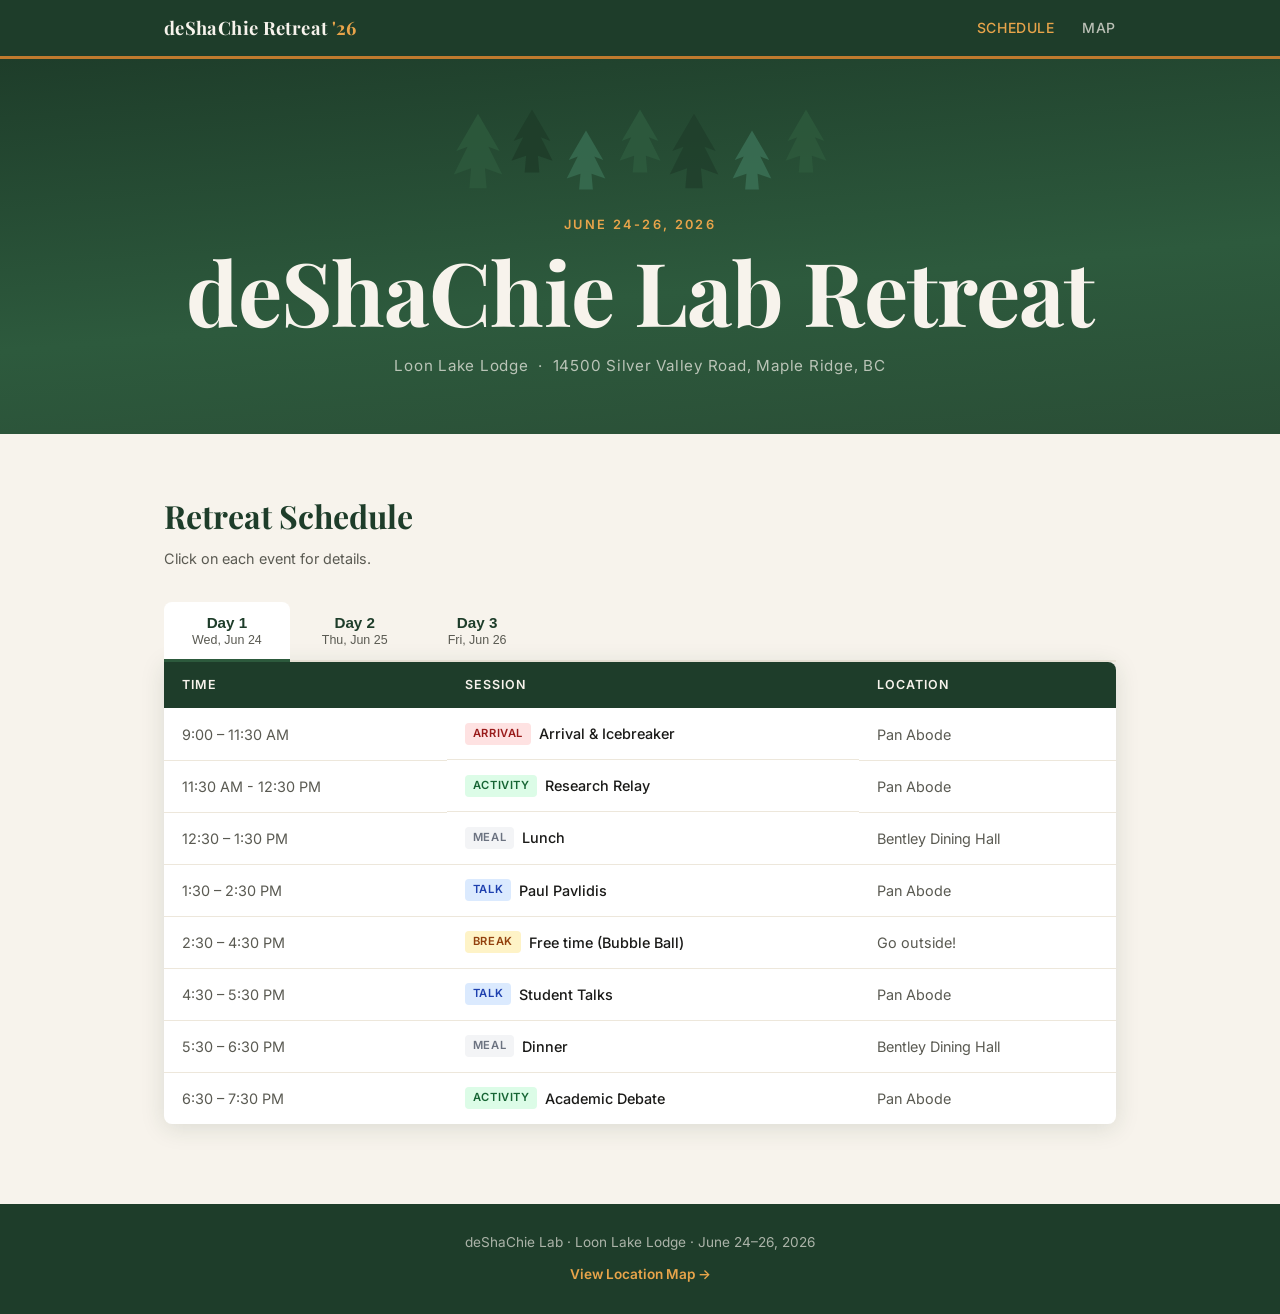
<file: index.html>
<!DOCTYPE html>
<html lang="en">
<head>
  <meta charset="UTF-8" />
  <meta name="viewport" content="width=device-width, initial-scale=1.0" />
  <title>deShaChie Lab Retreat 2026</title>
  <link rel="stylesheet" href="css/style.css" />
  <link href="https://fonts.googleapis.com/css2?family=Playfair+Display:wght@600;700&family=Inter:wght@400;500;600&display=swap" rel="stylesheet" />
</head>
<body>

  <!-- NAV -->
  <nav class="nav">
    <div class="nav-inner">
      <a href="index.html" class="nav-logo">deShaChie Retreat <span>'26</span></a>
      <div class="nav-links">
        <a href="index.html" class="active">Schedule</a>
        <a href="map.html">Map</a>
      </div>
    </div>
  </nav>

  <!-- HERO -->
  <header class="hero">
    <div class="pine-row" aria-hidden="true">
      <svg class="pine" viewBox="0 0 60 90" xmlns="http://www.w3.org/2000/svg"><polygon points="30,2 55,45 42,40 58,72 38,65 40,88 20,88 22,65 2,72 18,40 5,45" fill="#2d5a3d" opacity="0.85"/></svg>
      <svg class="pine pine--tall" viewBox="0 0 60 90" xmlns="http://www.w3.org/2000/svg"><polygon points="30,2 55,45 42,40 58,72 38,65 40,88 20,88 22,65 2,72 18,40 5,45" fill="#1e3d2a" opacity="0.9"/></svg>
      <svg class="pine pine--short" viewBox="0 0 60 90" xmlns="http://www.w3.org/2000/svg"><polygon points="30,2 55,45 42,40 58,72 38,65 40,88 20,88 22,65 2,72 18,40 5,45" fill="#3a7055" opacity="0.75"/></svg>
      <svg class="pine pine--tall" viewBox="0 0 60 90" xmlns="http://www.w3.org/2000/svg"><polygon points="30,2 55,45 42,40 58,72 38,65 40,88 20,88 22,65 2,72 18,40 5,45" fill="#2d5a3d" opacity="0.9"/></svg>
      <svg class="pine" viewBox="0 0 60 90" xmlns="http://www.w3.org/2000/svg"><polygon points="30,2 55,45 42,40 58,72 38,65 40,88 20,88 22,65 2,72 18,40 5,45" fill="#1e3d2a" opacity="0.7"/></svg>
      <svg class="pine pine--short" viewBox="0 0 60 90" xmlns="http://www.w3.org/2000/svg"><polygon points="30,2 55,45 42,40 58,72 38,65 40,88 20,88 22,65 2,72 18,40 5,45" fill="#3a7055" opacity="0.85"/></svg>
      <svg class="pine pine--tall" viewBox="0 0 60 90" xmlns="http://www.w3.org/2000/svg"><polygon points="30,2 55,45 42,40 58,72 38,65 40,88 20,88 22,65 2,72 18,40 5,45" fill="#2d5a3d" opacity="0.8"/></svg>
    </div>
    <div class="hero-text">
      <p class="hero-eyebrow">June 24-26, 2026</p>
      <h1 class="hero-title">deShaChie Lab Retreat</h1>
      <p class="hero-meta">Loon Lake Lodge &nbsp;·&nbsp; 14500 Silver Valley Road, Maple Ridge, BC</p>
    </div>
  </header>

  <!-- SCHEDULE -->
  <main class="main">
    <section class="schedule-section">
      <h2 class="section-title">Retreat Schedule</h2>
      <p class="section-sub">Click on each event for details.</p>

      <!-- Day Tabs -->
      <div class="day-tabs" role="tablist">
        <button class="tab active" role="tab" data-day="1" aria-selected="true">
          <span class="tab-day">Day 1</span>
          <span class="tab-date">Wed, Jun 24</span>
        </button>
        <button class="tab" role="tab" data-day="2" aria-selected="false">
          <span class="tab-day">Day 2</span>
          <span class="tab-date">Thu, Jun 25</span>
        </button>
        <button class="tab" role="tab" data-day="3" aria-selected="false">
          <span class="tab-day">Day 3</span>
          <span class="tab-date">Fri, Jun 26</span>
        </button>
      </div>

      <!-- Schedule Tables -->
      <div class="schedule-panels">

        <!-- DAY 1 -->
        <div class="schedule-panel active" data-panel="1" role="tabpanel">
          <table class="schedule-table">
            <thead>
              <tr><th>Time</th><th>Session</th><th>Location</th></tr>
            </thead>
            <tbody>
              <tr class="row-clickable" data-event="d1-1">
                <td class="time">9:00 – 11:30 AM</td>
                <td class="session"><span class="tag tag--arrival">Arrival</span>Arrival & Icebreaker</td>
                <td class="loc">Pan Abode</td>
              </tr>
              <tr class="row-clickable" data-event="d1-2">
                <td class="time">11:30 AM - 12:30 PM</td>
                <td class="session"><span class="tag tag--activity">Activity</span>Research Relay</td>
                <td class="loc">Pan Abode</td>
              </tr>
              <tr class="row-clickable" data-event="d1-3">
                <td class="time">12:30 – 1:30 PM</td>
                <td class="session"><span class="tag tag--break">Meal</span>Lunch</td>
                <td class="loc">Bentley Dining Hall</td>
              </tr>
              <tr class="row-clickable" data-event="d1-4">
                <td class="time">1:30 – 2:30 PM</td>
                <td class="session"><span class="tag tag--talk">Talk</span>Paul Pavlidis</td>
                <td class="loc">Pan Abode</td>
              </tr>
              <tr class="row-clickable" data-event="d1-5">
                <td class="time">2:30 – 4:30 PM</td>
                <td class="session"><span class="tag tag--social">Break</span>Free time (Bubble Ball)</td>
                <td class="loc">Go outside!</td>
              </tr>
              <tr class="row-clickable" data-event="d1-6">
                <td class="time">4:30 – 5:30 PM</td>
                <td class="session"><span class="tag tag--talk">Talk</span>Student Talks</td>
                <td class="loc">Pan Abode</td>
              </tr>
              <tr class="row-clickable" data-event="d1-7">
                <td class="time">5:30 – 6:30 PM</td>
                <td class="session"><span class="tag tag--break">Meal</span>Dinner</td>
                <td class="loc">Bentley Dining Hall</td>
              </tr>
              <tr class="row-clickable" data-event="d1-8">
                <td class="time">6:30 – 7:30 PM</td>
                <td class="session"><span class="tag tag--activity">Activity</span>Academic Debate</td>
                <td class="loc">Pan Abode</td>
              </tr>
            </tbody>
          </table>
        </div>

        <!-- DAY 2 -->
        <div class="schedule-panel" data-panel="2" role="tabpanel">
          <table class="schedule-table">
            <thead>
              <tr><th>Time</th><th>Session</th><th>Location</th></tr>
            </thead>
            <tbody>
              <tr class="row-clickable" data-event="d2-1">
                <td class="time">8:30 – 9:30 AM</td>
                <td class="session"><span class="tag tag--break">Meal</span>Breakfast</td>
                <td class="loc">Bentley Dining Hall</td>
              </tr>
              <tr class="row-clickable" data-event="d2-2">
                <td class="time">9:30 – 10:30 AM</td>
                <td class="session"><span class="tag tag--talk">Talk</span>Troy McDiarmid</td>
                <td class="loc">Pan Abode</td>
              </tr>
              <tr class="row-clickable" data-event="d2-3">
                <td class="time">10:30 – 11:30 AM</td>
                <td class="session"><span class="tag tag--workshop">Workshop</span>Mental Health</td>
                <td class="loc">Pan Abode</td>
              </tr>
              <tr class="row-clickable" data-event="d2-4">
                <td class="time">11:30 AM – 12:30 PM</td>
                <td class="session"><span class="tag tag--talk">Talk</span>Bob Perry</td>
                <td class="loc">Pan Abode</td>
              </tr>
              <tr class="row-clickable" data-event="d2-5">
                <td class="time">12:30 – 1:30 PM</td>
                <td class="session"><span class="tag tag--break">Meal</span>Lunch</td>
                <td class="loc">Bentley Dining Hall</td>
              </tr>
              <tr class="row-clickable" data-event="d2-6">
                <td class="time">1:30 – 5:30 PM</td>
                <td class="session"><span class="tag tag--social">Break</span>Free time (Laser tag, sauna)</td>
                <td class="loc">Go outside!</td>
              </tr>
              <tr class="row-clickable" data-event="d2-7">
                <td class="time">5:30 – 6:30 PM</td>
                <td class="session"><span class="tag tag--break">Meal</span>Dinner</td>
                <td class="loc">Bentley Dining Hall</td>
              </tr>
              <tr class="row-clickable" data-event="d2-8">
                <td class="time">6:30 – 7:30 PM</td>
                <td class="session"><span class="tag tag--activity">Activity</span>Family Feud: Lab Edition</td>
                <td class="loc">Pan Abode</td>
              </tr>
            </tbody>
          </table>
        </div>

        <!-- DAY 3 -->
        <div class="schedule-panel" data-panel="3" role="tabpanel">
          <table class="schedule-table">
            <thead>
              <tr><th>Time</th><th>Session</th><th>Location</th></tr>
            </thead>
            <tbody>
              <tr class="row-clickable" data-event="d3-1">
                <td class="time">8:30 – 9:30 AM</td>
                <td class="session"><span class="tag tag--break">Meal</span>Breakfast</td>
                <td class="loc">Bentley Dining Hall</td>
              </tr>
              <tr class="row-clickable" data-event="d3-2">
                <td class="time">8:30 – 10:00 AM</td>
                <td class="session"><span class="tag tag--arrival">CHECKOUT</span>Check out of cabins</td>
                <td class="loc">Pan Abode</td>
              </tr>
              <tr class="row-clickable" data-event="d3-3">
                <td class="time">9:30 – 10:30 AM</td>
                <td class="session"><span class="tag tag--workshop">Workshop</span>DEI</td>
                <td class="loc">Pan Abode</td>
              </tr>
              <tr class="row-clickable" data-event="d3-4">
                <td class="time">10:30 – 11:30 AM</td>
                <td class="session"><span class="tag tag--talk">Talk</span>Chris Moraes</td>
                <td class="loc">Pan Abode</td>
              </tr>
              <tr class="row-clickable" data-event="d3-5">
                <td class="time">11:30 AM – 12:30 PM</td>
                <td class="session"><span class="tag tag--social">Break</span>Free time</td>
                <td class="loc">Go outside!</td>
              </tr>
              <tr class="row-clickable" data-event="d3-6">
                <td class="time">12:30 – 1:30 PM</td>
                <td class="session"><span class="tag tag--break">Meal</span>Lunch</td>
                <td class="loc">Bentley Dining Hall</td>
              </tr>
              <tr class="row-break">
                <td class="time">1:30 PM+</td>
                <td class="session"><span class="tag tag--break">Goodbye</span>Drive back to Vancouver</td>
                <td class="loc">Hit the road</td>
              </tr>
            </tbody>
          </table>
        </div>
      </div><!-- end panels -->
    </section>
  </main>

  <!-- MODAL -->
  <div class="modal-overlay" id="modal" role="dialog" aria-modal="true" aria-labelledby="modal-title">
    <div class="modal-box">
      <button class="modal-close" id="modal-close" aria-label="Close">&times;</button>
      <p class="modal-time" id="modal-time"></p>
      <h3 class="modal-title" id="modal-title"></h3>
      <p class="modal-loc" id="modal-loc"></p>
      <div class="modal-body" id="modal-body"></div>
    </div>
  </div>

  <footer class="footer">
    <p>deShaChie Lab · Loon Lake Lodge · June 24–26, 2026</p>
    <a href="map.html">View Location Map →</a>
  </footer>

  <script src="js/events.js"></script>
  <script src="js/main.js"></script>
</body>
</html>
</file>
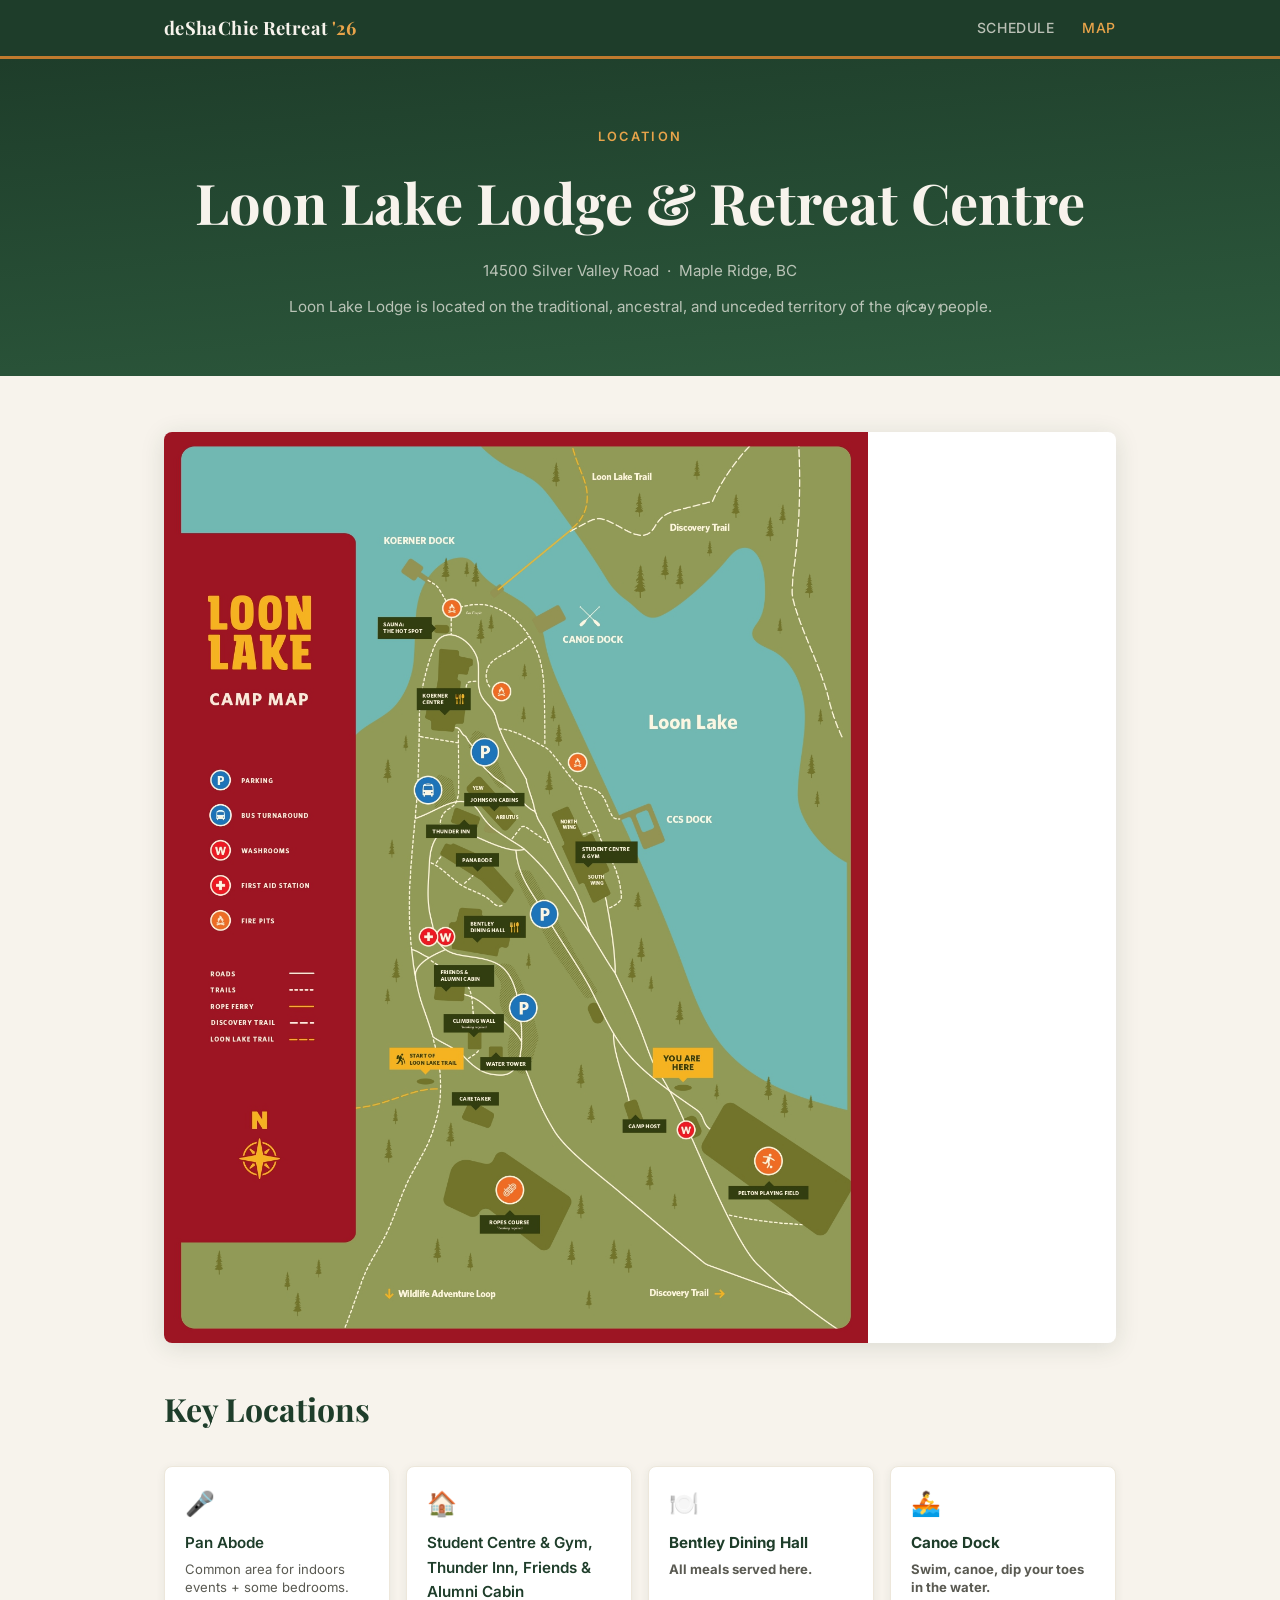
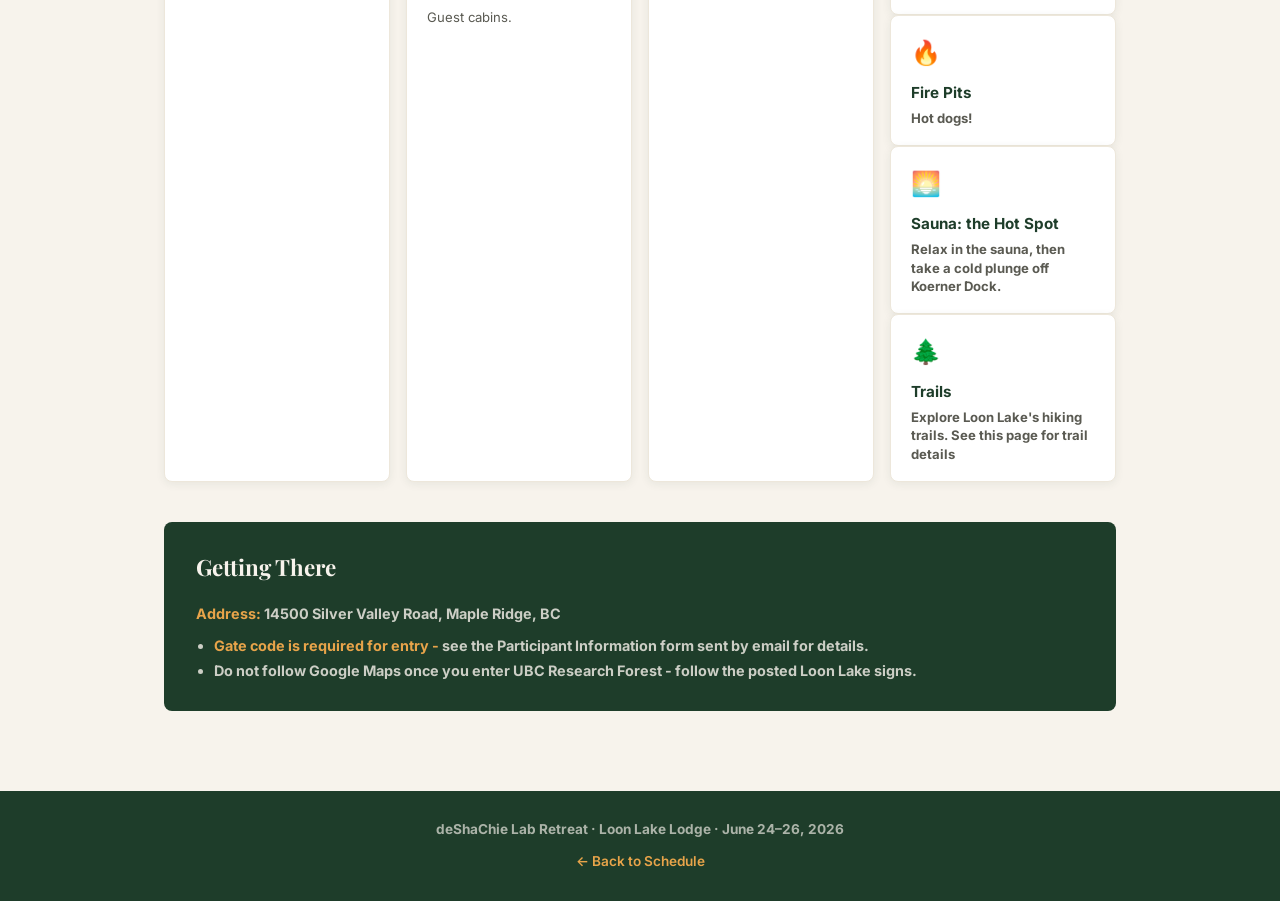
<file: map.html>
<!DOCTYPE html>
<html lang="en">
<head>
  <meta charset="UTF-8" />
  <meta name="viewport" content="width=device-width, initial-scale=1.0" />
  <title>Location Map – deShaChie Retreat 2026</title>
  <link rel="stylesheet" href="css/style.css" />
  <link href="https://fonts.googleapis.com/css2?family=Playfair+Display:wght@600;700&family=Inter:wght@400;500;600&display=swap" rel="stylesheet" />
</head>
<body>

  <!-- NAV -->
  <nav class="nav">
    <div class="nav-inner">
      <a href="index.html" class="nav-logo">deShaChie Retreat <span>'26</span></a>
      <div class="nav-links">
        <a href="index.html">Schedule</a>
        <a href="map.html" class="active">Map</a>
      </div>
    </div>
  </nav>

  <!-- HERO -->
  <header class="map-hero">
    <p class="hero-eyebrow">Location</p>
    <h1>Loon Lake Lodge & Retreat Centre</h1>
    <p>14500 Silver Valley Road &nbsp;·&nbsp; Maple Ridge, BC</p>
    <p>Loon Lake Lodge is located on the traditional, ancestral, and unceded territory of the q̓íc̓əy̓ people.</p>
  </header>

  <main class="map-main">

    <!-- SITE MAP IMAGE -->
    <div class="map-wrap">
      <div class="site-image-wrap">
        <!-- Replace "images/site-map.jpg" with your own map image filename -->
        <img src="images/site-map.jpg" alt="Site map of Loon Lake Lodge" class="site-image" style="width:55vw; min-width: 330px; display:none; overflow:scroll" onerror="this.style.display='none'; document.getElementById('map-placeholder').style.display='flex';" onload="this.style.display='block'; document.getElementById('map-placeholder').style.display='none';">
        </div>
      </div>
    </div>

    <!-- LOCATION KEY -->
    <h2 class="section-title" style="margin-top:40px;">Key Locations</h2>

    <div class="location-grid">
      <div class="location-card">
        <div class="loc-icon">🎤</div>
        <div class="loc-name">Pan Abode</div>
        <div class="loc-desc">Common area for indoors events + some bedrooms.</div>
      </div>
      <div class="location-card">
        <div class="loc-icon">🏠</div>
        <div class="loc-name">Student Centre & Gym, Thunder Inn, Friends & Alumni Cabin</div>
        <div class="loc-desc">Guest cabins.</div>
      </div>
      <div class="location-card">
        <div class="loc-icon">🍽️</div>
        <div class="loc-name"><strong>Bentley Dining Hall</div>
        <div class="loc-desc">All meals served here.</div>
      </div>
      <div class="location-card">
        <div class="loc-icon">🚣</div>
        <div class="loc-name"><strong>Canoe Dock</div>
        <div class="loc-desc">Swim, canoe, dip your toes in the water.</div>
      </div>
      <div class="location-card">
        <div class="loc-icon">🔥</div>
        <div class="loc-name"><strong>Fire Pits</div>
        <div class="loc-desc">Hot dogs!</div>
      </div>
      <div class="location-card">
        <div class="loc-icon">🌅</div>
        <div class="loc-name"><strong>Sauna: the Hot Spot</div>
        <div class="loc-desc">Relax in the sauna, then take a cold plunge off Koerner Dock.</div>
      </div>
      <div class="location-card">
        <div class="loc-icon">🌲</div>
        <div class="loc-name"><strong>Trails</div>
        <div class="loc-desc">Explore Loon Lake's hiking trails. See <a href="https://loonlake.ubc.ca/hiking-trails">this page</a> for trail details</div>
      </div>
    </div>

    <!-- DIRECTIONS -->
    <div class="map-directions">
      <h2>Getting There</h2>
      <p><strong>Address:</strong> 14500 Silver Valley Road, Maple Ridge, BC</p>
      <ul>
        <li><strong>Gate code is required for entry - </strong>see the Participant Information form sent by email for details.</li>
        <li>Do not follow Google Maps once you enter UBC Research Forest - follow the posted Loon Lake signs.</li>
      </ul>
    </div>

  </main>

  <footer class="footer">
    <p>deShaChie Lab Retreat · Loon Lake Lodge · June 24–26, 2026</p>
    <a href="index.html">← Back to Schedule</a>
  </footer>

</body>
</html>
</file>
<file: css/style.css>
/* ─── TOKENS ─────────────────────────────────────────────── */
:root {
  --pine:      #1e3d2a;
  --pine-mid:  #2d5a3d;
  --pine-light:#3a7055;
  --cream:     #f7f3ec;
  --cream-dark:#ede7db;
  --amber:     #c07a2e;
  --amber-light:#e8a44a;
  --text:      #1a1a18;
  --text-muted:#5a5a52;
  --white:     #ffffff;
  --radius:    8px;
  --shadow:    0 4px 24px rgba(30,61,42,.13);
}

/* ─── RESET ──────────────────────────────────────────────── */
*, *::before, *::after { box-sizing: border-box; margin: 0; padding: 0; }
html { scroll-behavior: smooth; }
body {
  font-family: 'Inter', system-ui, sans-serif;
  background: var(--cream);
  color: var(--text);
  line-height: 1.6;
}
a { color: inherit; text-decoration: none; }

/* ─── NAV ────────────────────────────────────────────────── */
.nav {
  position: sticky; top: 0; z-index: 100;
  background: var(--pine);
  border-bottom: 3px solid var(--amber);
}
.nav-inner {
  max-width: 1000px; margin: 0 auto;
  padding: 0 24px;
  display: flex; align-items: center; justify-content: space-between;
  height: 56px;
}
.nav-logo {
  font-family: 'Playfair Display', Georgia, serif;
  font-size: 1.15rem; font-weight: 700;
  color: var(--cream);
  letter-spacing: .02em;
}
.nav-logo span { color: var(--amber-light); }
.nav-links { display: flex; gap: 28px; }
.nav-links a {
  color: rgba(247,243,236,.72);
  font-size: .875rem; font-weight: 500;
  letter-spacing: .04em; text-transform: uppercase;
  transition: color .2s;
}
.nav-links a:hover, .nav-links a.active { color: var(--amber-light); }

/* ─── HERO ───────────────────────────────────────────────── */
.hero {
  background: linear-gradient(175deg, var(--pine) 0%, var(--pine-mid) 60%, #2a4e36 100%);
  padding: 0 0 56px;
  overflow: hidden;
  position: relative;
}
.pine-row {
  display: flex; align-items: flex-end; justify-content: center;
  gap: 6px; padding-top: 32px; margin-bottom: -12px;
}
.pine { width: 52px; height: 80px; }
.pine--tall { height: 100px; width: 44px; }
.pine--short { height: 62px; }

.hero-text { text-align: center; padding: 36px 24px 0; }
.hero-eyebrow {
  font-size: .8rem; font-weight: 600;
  letter-spacing: .18em; text-transform: uppercase;
  color: var(--amber-light); margin-bottom: 10px;
}
.hero-title {
  font-family: 'Playfair Display', Georgia, serif;
  font-size: clamp(3rem, 8vw, 5.5rem);
  font-weight: 700; color: var(--cream);
  line-height: 1.05; letter-spacing: -.01em;
}
.hero-meta {
  margin-top: 16px;
  font-size: .95rem; color: rgba(247,243,236,.7);
  letter-spacing: .05em;
}

/* ─── MAIN ───────────────────────────────────────────────── */
.main { max-width: 1000px; margin: 0 auto; padding: 56px 24px 80px; }

.section-title {
  font-family: 'Playfair Display', Georgia, serif;
  font-size: 2rem; font-weight: 700;
  color: var(--pine); margin-bottom: 6px;
}
.section-sub { font-size: .9rem; color: var(--text-muted); margin-bottom: 32px; }

/* ─── TABS ───────────────────────────────────────────────── */
.day-tabs {
  display: flex; gap: 4px; margin-bottom: 0;
  border-bottom: 2px solid var(--cream-dark);
}
.tab {
  background: none; border: none; cursor: pointer;
  padding: 12px 28px;
  display: flex; flex-direction: column; align-items: center; gap: 2px;
  border-bottom: 3px solid transparent;
  margin-bottom: -2px;
  transition: background .15s, border-color .15s;
  border-radius: var(--radius) var(--radius) 0 0;
}
.tab:hover { background: var(--cream-dark); }
.tab.active {
  border-bottom-color: var(--pine-mid);
  background: var(--white);
}
.tab-day { font-weight: 600; font-size: .95rem; color: var(--pine); }
.tab-date { font-size: .78rem; color: var(--text-muted); }

/* ─── SCHEDULE TABLE ─────────────────────────────────────── */
.schedule-panel { display: none; }
.schedule-panel.active { display: block; }

.schedule-table {
  width: 100%; border-collapse: collapse;
  background: var(--white);
  border-radius: 0 var(--radius) var(--radius) var(--radius);
  overflow: hidden;
  box-shadow: var(--shadow);
}
.schedule-table thead tr {
  background: var(--pine);
  color: var(--cream);
}
.schedule-table th {
  padding: 13px 18px;
  font-size: .78rem; font-weight: 600;
  letter-spacing: .08em; text-transform: uppercase;
  text-align: left;
}
.schedule-table td {
  padding: 14px 18px;
  font-size: .9rem;
  border-bottom: 1px solid var(--cream-dark);
  vertical-align: middle;
}
.schedule-table tr:last-child td { border-bottom: none; }

.row-clickable {
  cursor: pointer;
  transition: background .15s;
}
.row-clickable:hover { background: #f0ede6; }
.row-clickable:hover .session { color: var(--pine-mid); }

.row-break td { background: #f7f5f0; color: var(--text-muted); }
.row-break .session { font-style: italic; }

.time { color: var(--text-muted); white-space: nowrap; font-size: .84rem; min-width: 170px; }
.session { font-weight: 500; display: flex; align-items: center; gap: 8px; flex-wrap: wrap; }
.loc { color: var(--text-muted); font-size: .85rem; white-space: nowrap; }

/* ─── TAGS ───────────────────────────────────────────────── */
.tag {
  display: inline-block;
  padding: 2px 8px; border-radius: 4px;
  font-size: .7rem; font-weight: 600;
  letter-spacing: .05em; text-transform: uppercase;
  white-space: nowrap;
}
.tag--talk     { background: #dbeafe; color: #1e40af; }
.tag--workshop { background: #ede9fe; color: #5b21b6; }
.tag--activity { background: #dcfce7; color: #166534; }
.tag--social   { background: #fef3c7; color: #92400e; }
.tag--break    { background: #f3f4f6; color: #6b7280; }
.tag--arrival  { background: #fee2e2; color: #991b1b; }
.tag--welcome  { background: #fce7f3; color: #9d174d; }

/* ─── MODAL ──────────────────────────────────────────────── */
.modal-overlay {
  display: none;
  position: fixed; inset: 0; z-index: 200;
  background: rgba(20,40,28,.55);
  backdrop-filter: blur(3px);
  align-items: center; justify-content: center;
  padding: 24px;
}
.modal-overlay.open { display: flex; }
.modal-box {
  background: var(--white);
  border-radius: 12px;
  max-width: 540px; width: 100%;
  padding: 36px 36px 32px;
  position: relative;
  box-shadow: 0 12px 48px rgba(0,0,0,.22);
  border-top: 4px solid var(--amber);
  animation: modal-in .18s ease;
}
@keyframes modal-in {
  from { transform: translateY(12px); opacity: 0; }
  to   { transform: translateY(0);    opacity: 1; }
}
.modal-close {
  position: absolute; top: 16px; right: 18px;
  background: none; border: none; cursor: pointer;
  font-size: 1.6rem; color: var(--text-muted);
  line-height: 1; padding: 4px;
  transition: color .15s;
}
.modal-close:hover { color: var(--text); }
.modal-time {
  font-size: .8rem; color: var(--text-muted);
  letter-spacing: .05em; margin-bottom: 8px;
}
.modal-title {
  font-family: 'Playfair Display', Georgia, serif;
  font-size: 1.5rem; font-weight: 700;
  color: var(--pine); margin-bottom: 6px; line-height: 1.2;
}
.modal-loc {
  font-size: .85rem; color: var(--amber);
  font-weight: 600; margin-bottom: 18px;
}
.modal-body { font-size: .9rem; line-height: 1.7; color: var(--text); }
.modal-body p { margin-bottom: 10px; }
.modal-body ul { padding-left: 18px; }
.modal-body ul li { margin-bottom: 4px; }
.modal-body strong { color: var(--pine); }

/* ─── FOOTER ─────────────────────────────────────────────── */
.footer {
  background: var(--pine);
  color: rgba(247,243,236,.65);
  text-align: center;
  padding: 28px 24px;
  font-size: .85rem;
  display: flex; flex-direction: column; align-items: center; gap: 10px;
}
.footer a { color: var(--amber-light); font-weight: 600; }
.footer a:hover { text-decoration: underline; }

/* ─── MAP PAGE ───────────────────────────────────────────── */
.map-hero {
  background: linear-gradient(175deg, var(--pine) 0%, var(--pine-mid) 100%);
  padding: 56px 24px;
  text-align: center;
}
.map-hero .hero-eyebrow { color: var(--amber-light); font-size: .8rem; font-weight: 600; letter-spacing: .18em; text-transform: uppercase; margin-bottom: 10px; }
.map-hero h1 {
  font-family: 'Playfair Display', Georgia, serif;
  font-size: clamp(2rem, 6vw, 3.5rem);
  font-weight: 700; color: var(--cream);
}
.map-hero p { margin-top: 12px; color: rgba(247,243,236,.7); font-size: .95rem; }

.map-main { max-width: 1000px; margin: 0 auto; padding: 56px 24px 80px; }

.map-wrap {
  background: var(--white);
  border-radius: var(--radius);
  box-shadow: var(--shadow);
  overflow: hidden;
}

.site-svg-wrap {
  padding: 32px;
  background: var(--white);
}
.site-svg-wrap svg { width: 100%; height: auto; display: block; }

.location-grid {
  display: grid;
  grid-template-columns: repeat(auto-fill, minmax(200px, 1fr));
  gap: 16px;
  margin-top: 32px;
}
.location-card {
  background: var(--white);
  border: 1.5px solid var(--cream-dark);
  border-radius: var(--radius);
  padding: 18px 20px;
  box-shadow: 0 2px 10px rgba(30,61,42,.07);
}
.location-card .loc-icon { font-size: 1.5rem; margin-bottom: 8px; }
.location-card .loc-name { font-weight: 600; font-size: .95rem; color: var(--pine); margin-bottom: 4px; }
.location-card .loc-desc { font-size: .82rem; color: var(--text-muted); line-height: 1.4; }

.map-directions {
  margin-top: 40px;
  background: var(--pine);
  border-radius: var(--radius);
  padding: 28px 32px;
  color: var(--cream);
}
.map-directions h2 {
  font-family: 'Playfair Display', Georgia, serif;
  font-size: 1.4rem; margin-bottom: 16px; color: var(--cream);
}
.map-directions p, .map-directions li { font-size: .9rem; color: rgba(247,243,236,.8); line-height: 1.7; }
.map-directions ul { padding-left: 18px; margin-top: 8px; }
.map-directions strong { color: var(--amber-light); }

/* ─── RESPONSIVE ─────────────────────────────────────────── */
@media (max-width: 640px) {
  .nav-inner { padding: 0 16px; }
  .main { padding: 36px 16px 60px; }
  .day-tabs { gap: 2px; }
  .tab { padding: 10px 16px; }
  .schedule-table th:last-child,
  .schedule-table td:last-child { display: none; }
  .modal-box { padding: 28px 22px 24px; }
  .site-svg-wrap { padding: 16px; }
  .map-main { padding: 36px 16px 60px; }
}
@media (prefers-reduced-motion: reduce) {
  .modal-box { animation: none; }
}
</file>
